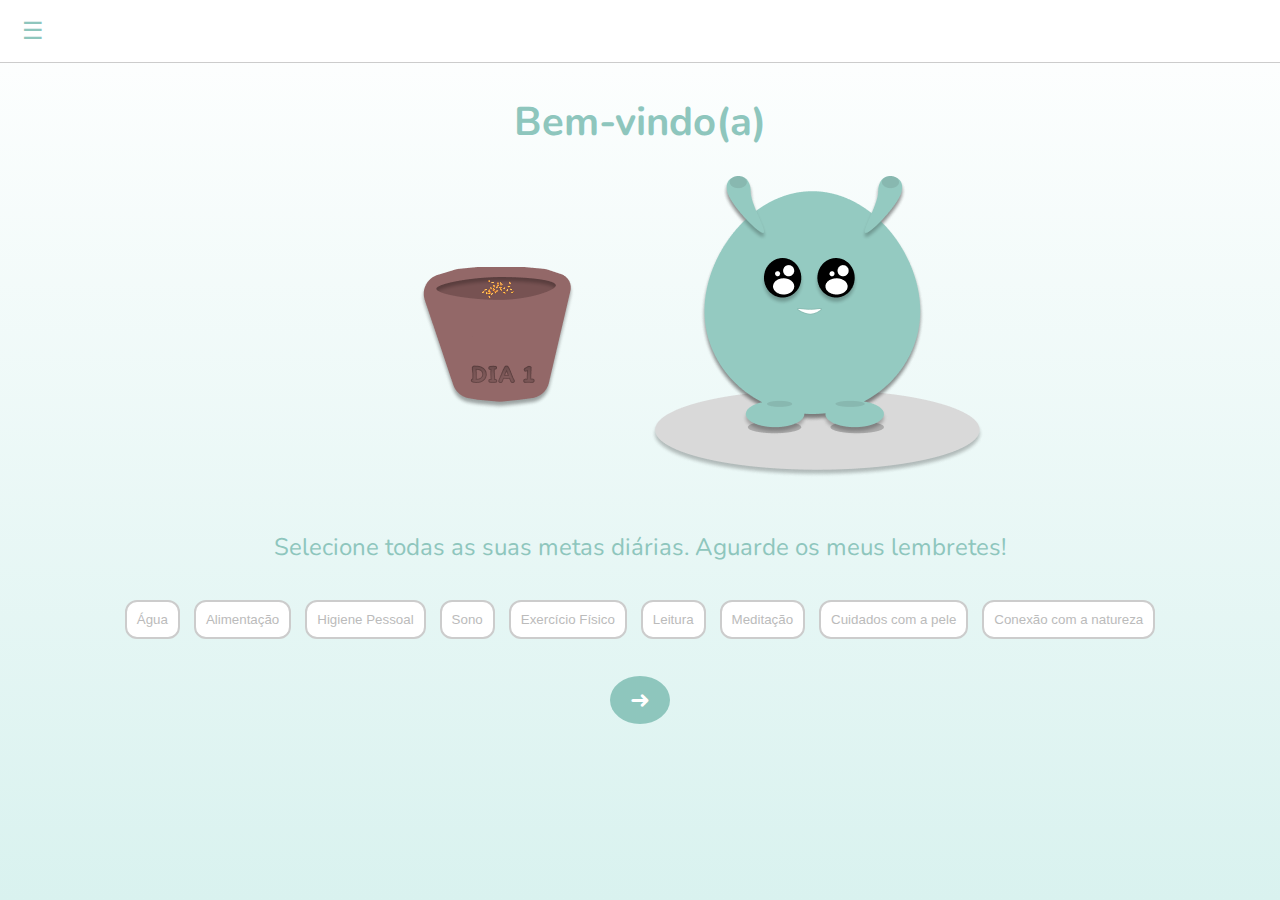
<file: index.html>
<!DOCTYPE html>
<html lang="pt-BR">

<head>
    <meta charset="UTF-8">
    <meta http-equiv="refresh" content="0; url=bem-vindo.html">
    <title>Redirecionando...</title>
</head>

<body>
    <p>Redirecionando para <a href="bem-vindo.html">bem-vindo.html</a></p>
</body>

</html>
</file>
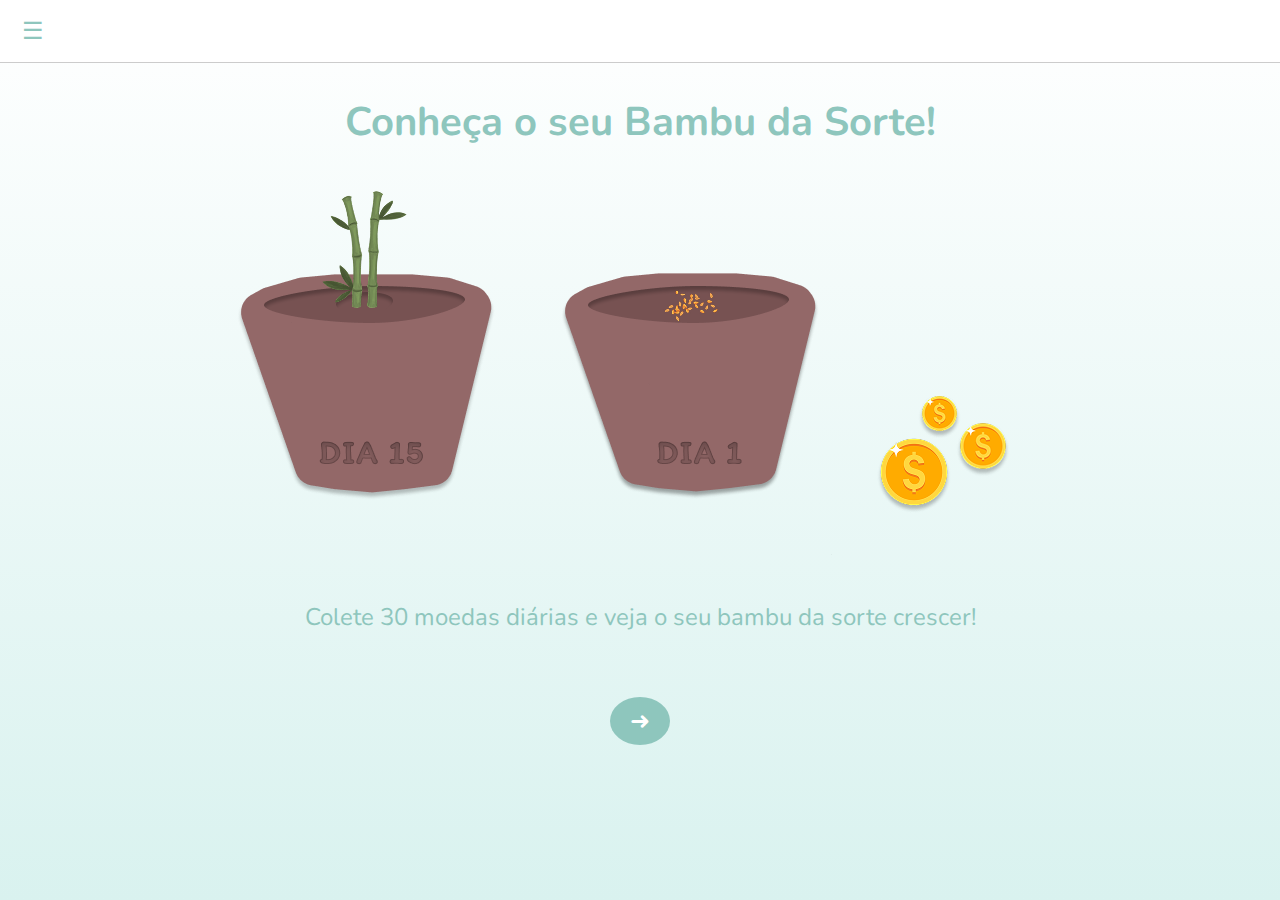
<file: bambu.html>
<!DOCTYPE html>
<html lang="pt-BR">

<head>
  <meta charset="UTF-8" />
  <meta name="viewport" content="width=device-width, initial-scale=1.0" />
  <title>Bambu</title>
  <link rel="stylesheet" href="style.css" />
  <link href="https://fonts.googleapis.com/css2?family=Nunito:wght@400;700&display=swap" rel="stylesheet">
</head>

<body>
  <header>
    <button class="menu-btn" onclick="toggleMenu()">☰</button>
    <nav id="nav-menu"></nav>
  </header>

  <main>
    <h1>Conheça o seu Bambu da Sorte!</h1>
    <img src="assets/bambu da sorte.png" alt="Bambu da sorte" />
    <h2>Colete 30 moedas diárias e veja o seu bambu da sorte crescer!</h2>
    <button class="next-btn" onclick="irParaProximaPagina()">➜</button>
  </main>

  <script>
    fetch('menu.html')
      .then(response => response.text())
      .then(data => {
        const nav = document.getElementById('nav-menu');
        if (nav) nav.innerHTML = data;
      });
  </script>
  <script src="script.js"></script>
</body>

</html>
</file>
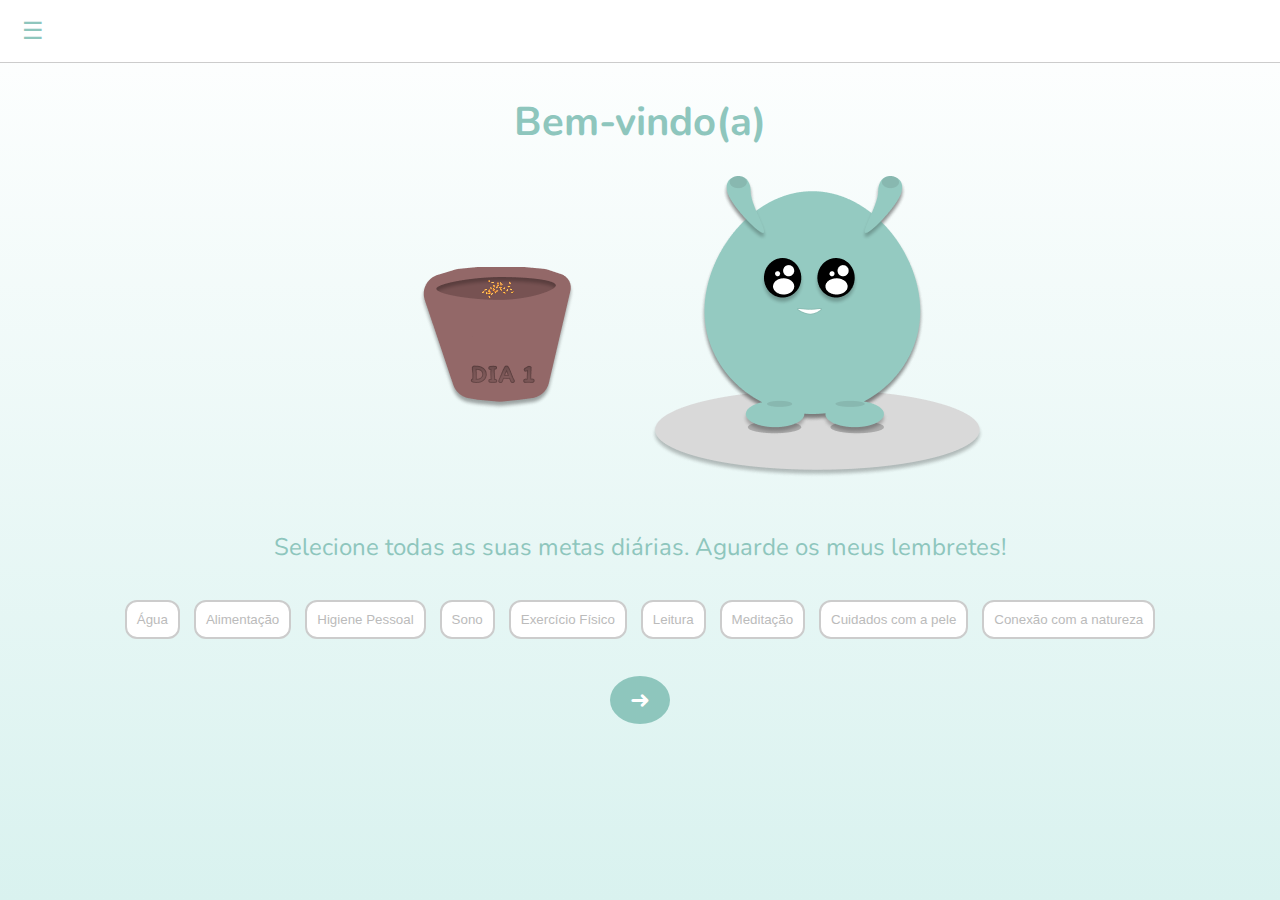
<file: bem-vindo.html>
<!DOCTYPE html>
<html lang="pt-BR">

<head>
  <meta charset="UTF-8" />
  <meta name="viewport" content="width=device-width, initial-scale=1.0" />
  <title>Bem-vindo</title>
  <link rel="stylesheet" href="style.css" />
  <link href="https://fonts.googleapis.com/css2?family=Nunito:wght@400;700&display=swap" rel="stylesheet">
</head>

<body>
  <header>
    <button class="menu-btn" onclick="toggleMenu()">☰</button>
    <nav id="nav-menu"></nav>
  </header>

  <main>
    <h1>Bem-vindo(a)</h1>
    <img src="assets/avatar.png" alt="Avatar" />
    <h2>Selecione todas as suas metas diárias. Aguarde os meus lembretes!</h2>
    <div class="checkboxes">
      <button class="check-btn" onclick="toggleCheck(this)">Água</button>
      <button class="check-btn" onclick="toggleCheck(this)">Alimentação</button>
      <button class="check-btn" onclick="toggleCheck(this)">Higiene Pessoal</button>
      <button class="check-btn" onclick="toggleCheck(this)">Sono</button>
      <button class="check-btn" onclick="toggleCheck(this)">Exercício Físico</button>
      <button class="check-btn" onclick="toggleCheck(this)">Leitura</button>
      <button class="check-btn" onclick="toggleCheck(this)">Meditação</button>
      <button class="check-btn" onclick="toggleCheck(this)">Cuidados com a pele</button>
      <button class="check-btn" onclick="toggleCheck(this)">Conexão com a natureza</button>
    </div>
    <button class="next-btn" onclick="irParaProximaPagina()">➜</button>
  </main>

  <script>
    fetch('menu.html')
      .then(response => response.text())
      .then(data => {
        const nav = document.getElementById('nav-menu');
        if (nav) nav.innerHTML = data;
      });
  </script>
  <script src="script.js"></script>
</body>

</html>
</file>
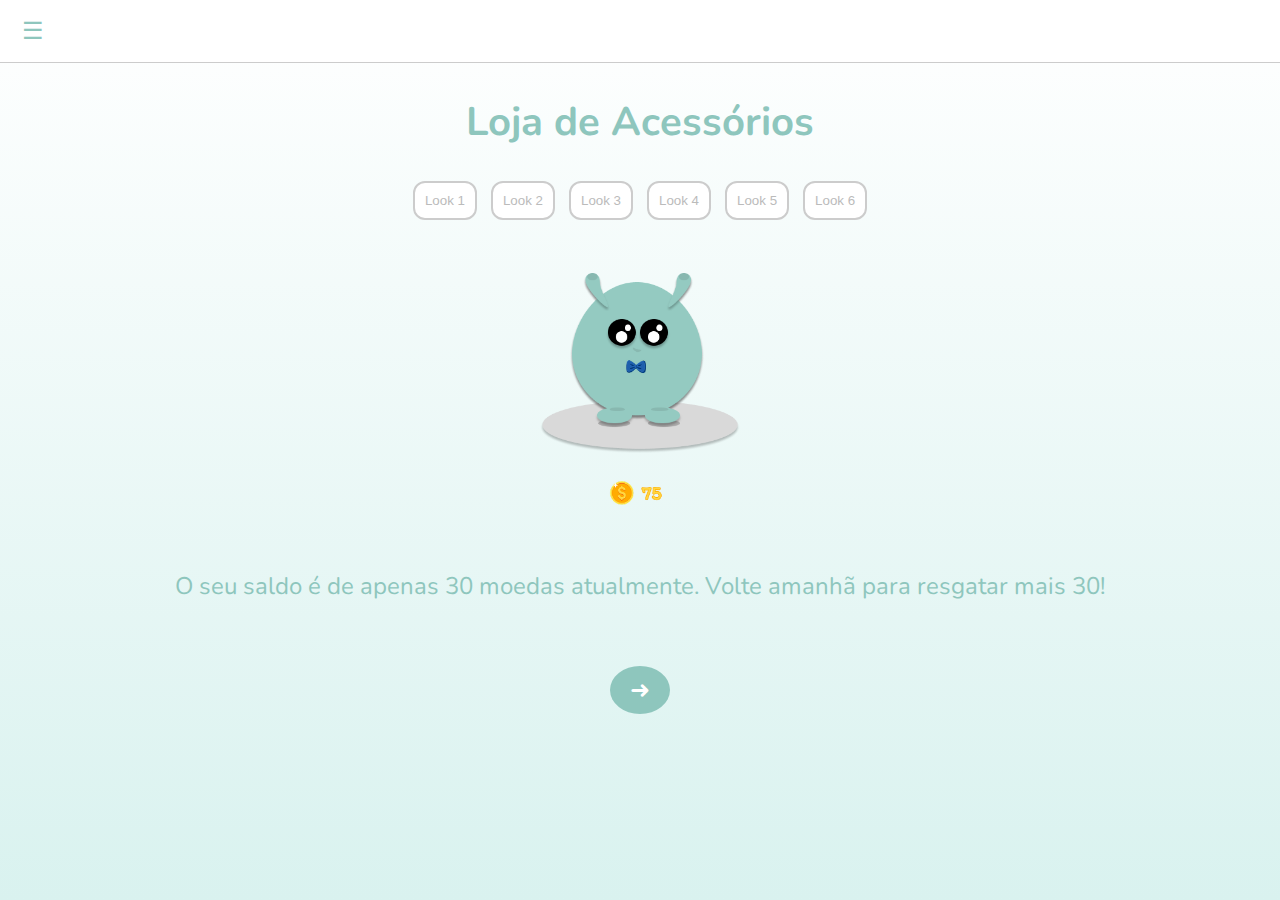
<file: loja.html>
<!DOCTYPE html>
<html lang="pt-BR">

<head>
  <meta charset="UTF-8" />
  <meta name="viewport" content="width=device-width, initial-scale=1.0" />
  <title>Loja</title>
  <link rel="stylesheet" href="style.css" />
  <link href="https://fonts.googleapis.com/css2?family=Nunito:wght@400;700&display=swap" rel="stylesheet">
</head>

<body>
  <header>
    <button class="menu-btn" onclick="toggleMenu()">☰</button>
    <nav id="nav-menu"></nav>
  </header>

  <main>
    <h1>Loja de Acessórios</h1>
    <div class="checkboxes">
      <button class="check-btn" onclick="mudarAvatar(0); toggleCheck(this)">Look 1</button>
      <button class="check-btn" onclick="mudarAvatar(1); toggleCheck(this)">Look 2</button>
      <button class="check-btn" onclick="mudarAvatar(2); toggleCheck(this)">Look 3</button>
      <button class="check-btn" onclick="mudarAvatar(3); toggleCheck(this)">Look 4</button>
      <button class="check-btn" onclick="mudarAvatar(4); toggleCheck(this)">Look 5</button>
      <button class="check-btn" onclick="mudarAvatar(5); toggleCheck(this)">Look 6</button>
    </div>
    <img id="avatar-loja" src="assets/look1.png" alt="Avatar com roupa" />
    <h2>O seu saldo é de apenas 30 moedas atualmente. Volte amanhã para resgatar mais 30!</h2>
    <button class="next-btn" onclick="irParaProximaPagina()">➜</button>
  </main>

  <script>
    fetch('menu.html')
      .then(response => response.text())
      .then(data => document.getElementById('nav-menu').innerHTML = data);
  </script>
  <script src="script.js"></script>
</body>

</html>
</file>
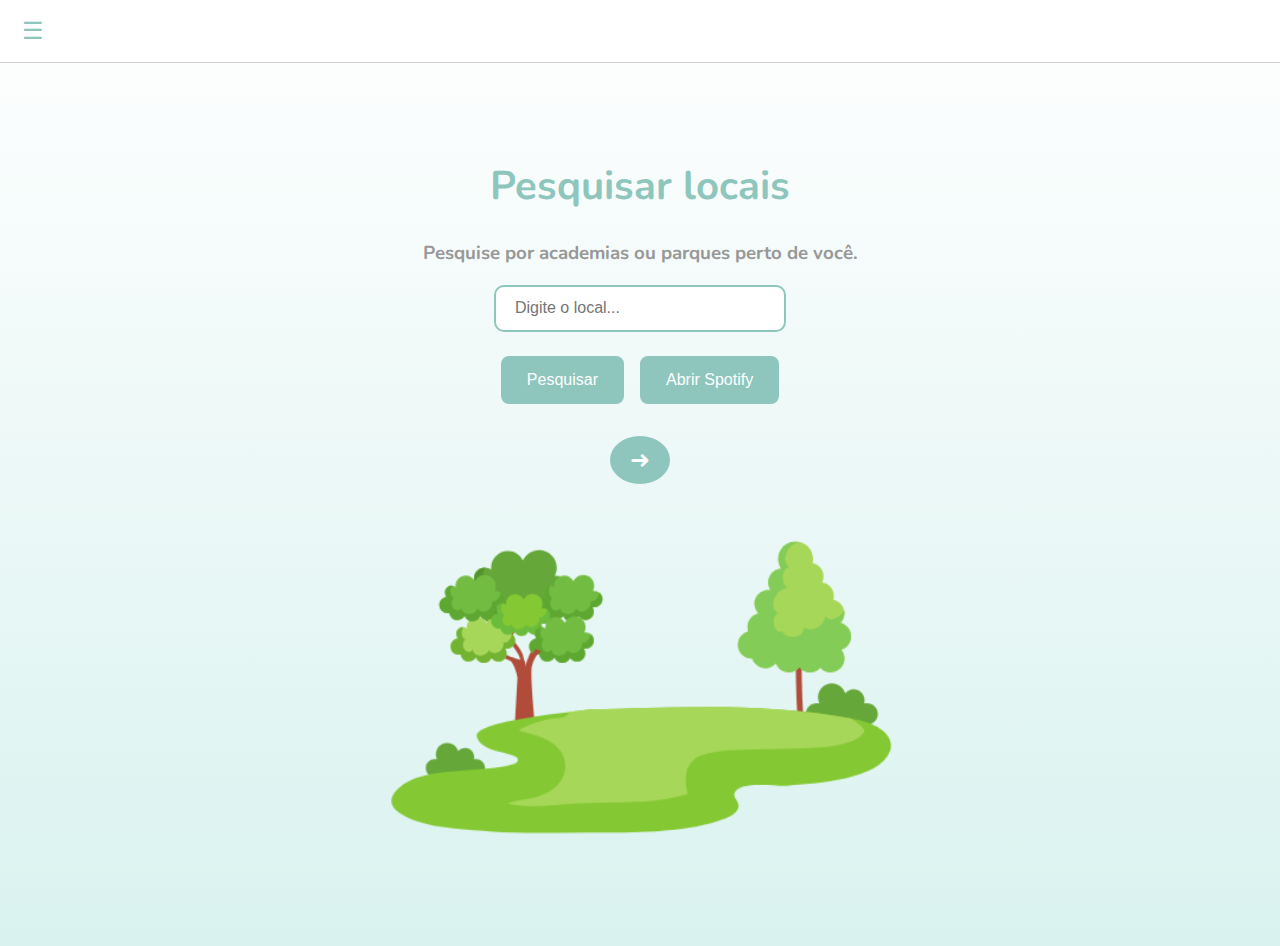
<file: pesquisa.html>
<!DOCTYPE html>
<html lang="pt-BR">

<head>
  <meta charset="UTF-8" />
  <meta name="viewport" content="width=device-width, initial-scale=1.0" />
  <title>Pesquisar</title>
  <link rel="stylesheet" href="style.css" />
  <link href="https://fonts.googleapis.com/css2?family=Nunito:wght@400;700&display=swap" rel="stylesheet">
  <style>
    .pesquisa-container {
      margin-top: 4rem;
      text-align: center;
    }

    .input-pesquisa {
      padding: 0.8rem 1.2rem;
      font-size: 1rem;
      border: 2px solid #8EC6BD;
      border-radius: 10px;
      width: 250px;
      max-width: 80%;
      margin-bottom: 1.5rem;
      outline: none;
      transition: 0.3s;
    }

    .input-pesquisa:focus {
      border-color: #5ea9a0;
      box-shadow: 0 0 5px #8EC6BD77;
    }

    .botoes-pesquisa {
      display: flex;
      justify-content: center;
      gap: 1rem;
      flex-wrap: wrap;
    }

    .btn-pesquisa {
      padding: 0.8rem 1.5rem;
      font-size: 1rem;
      border-radius: 8px;
      border: 2px solid #8EC6BD;
      background-color: #8EC6BD;
      color: white;
      cursor: pointer;
      transition: 0.3s;
    }

    .btn-pesquisa:hover {
      background-color: white;
      color: #8EC6BD;
    }
  </style>
</head>

<body>
  <header>
    <button class="menu-btn" onclick="toggleMenu()">☰</button>
    <nav id="nav-menu"></nav>
  </header>

  <main class="pesquisa-container">
    <h1>Pesquisar locais</h1>
    <h3>Pesquise por academias ou parques perto de você.</h3>
    <input type="text" id="local" placeholder="Digite o local..." class="input-pesquisa" />
    <div class="botoes-pesquisa">
      <button class="btn-pesquisa" onclick="pesquisarLocal()">Pesquisar</button>
      <button class="btn-pesquisa" onclick="window.open('https://open.spotify.com', '_blank')">Abrir Spotify</button>
    </div>

    <button class="next-btn" onclick="irParaProximaPagina()">➜</button>

  </main>
  <img src="assets/parque.png" alt="parque" />

  <script>
    fetch('menu.html')
      .then(response => response.text())
      .then(data => document.getElementById('nav-menu').innerHTML = data);
  </script>
  <script src="script.js"></script>
</body>

</html>
</file>
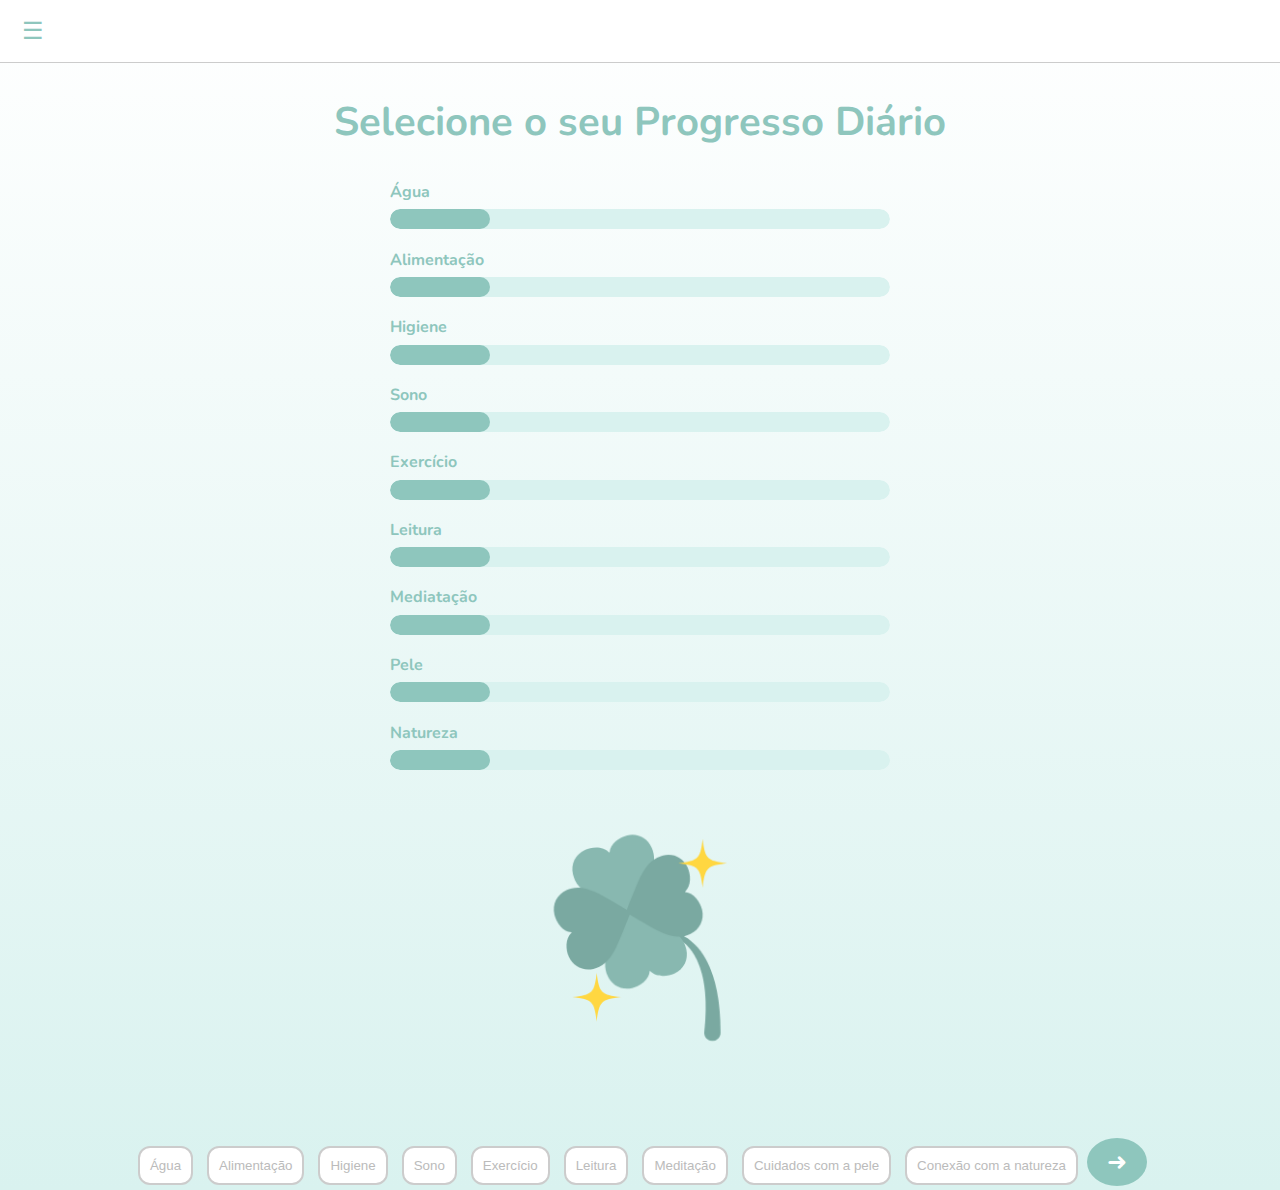
<file: progresso.html>
<!DOCTYPE html>
<html lang="pt-BR">

<head>
  <meta charset="UTF-8" />
  <meta name="viewport" content="width=device-width, initial-scale=1.0" />
  <title>Progresso</title>
  <link rel="stylesheet" href="style.css" />
  <link href="https://fonts.googleapis.com/css2?family=Nunito:wght@400;700&display=swap" rel="stylesheet">
</head>

<body>
  <header>
    <button class="menu-btn" onclick="toggleMenu()">☰</button>
    <nav id="nav-menu"></nav>
  </header>

  <main>
    <h1>Selecione o seu Progresso Diário</h1>
    <div class="barras">
      <div class="barra"><label>Água</label><progress id="agua" max="100" value="20"></progress></div>
      <div class="barra"><label>Alimentação</label><progress id="alimentacao" max="100" value="20"></progress></div>
      <div class="barra"><label>Higiene</label><progress id="higiene" max="100" value="20"></progress></div>
      <div class="barra"><label>Sono</label><progress id="sono" max="100" value="20"></progress></div>
      <div class="barra"><label>Exercício</label><progress id="exercicio" max="100" value="20"></progress></div>
      <div class="barra"><label>Leitura</label><progress id="leitura" max="100" value="20"></progress></div>
      <div class="barra"><label>Mediatação</label><progress id="meditacao" max="100" value="20"></progress></div>
      <div class="barra"><label>Pele</label><progress id="pele" max="100" value="20"></progress></div>
      <div class="barra"><label>Natureza</label><progress id="natureza" max="100" value="20"></progress></div>
    </div>

    <img id="avatar-loja" src="assets/trevo.png" alt="Avatar com roupa" />
    <div class="checkboxes">
      <button class="check-btn"
        onclick="toggleCheck(this); atualizarProgresso('agua', this.classList.contains('ativo'))">Água</button>
      <button class="check-btn"
        onclick="toggleCheck(this); atualizarProgresso('alimentacao', this.classList.contains('ativo'))">Alimentação</button>
      <button class="check-btn"
        onclick="toggleCheck(this); atualizarProgresso('higiene', this.classList.contains('ativo'))">Higiene</button>
      <button class="check-btn"
        onclick="toggleCheck(this); atualizarProgresso('sono', this.classList.contains('ativo'))">Sono</button>
      <button class="check-btn"
        onclick="toggleCheck(this); atualizarProgresso('exercicio', this.classList.contains('ativo'))">Exercício</button>
      <button class="check-btn"
        onclick="toggleCheck(this); atualizarProgresso('leitura', this.classList.contains('ativo'))">Leitura</button>
      <button class="check-btn"
        onclick="toggleCheck(this); atualizarProgresso('meditacao', this.classList.contains('ativo'))">Meditação</button>
      <button class="check-btn"
        onclick="toggleCheck(this); atualizarProgresso('pele', this.classList.contains('ativo'))">Cuidados com a
        pele</button>
      <button class="check-btn"
        onclick="toggleCheck(this); atualizarProgresso('natureza', this.classList.contains('ativo'))">Conexão com a
        natureza</button>
      <button class="next-btn" onclick="irParaProximaPagina()">➜</button>
    </div>
  </main>

  <script>
    fetch('menu.html')
      .then(response => response.text())
      .then(data => document.getElementById('nav-menu').innerHTML = data);
  </script>
  <script src="script.js"></script>
</body>

</html>
</file>
<file: style.css>
body {
  font-family: 'Nunito', sans-serif;
  background: linear-gradient(to bottom, #ffffff, #d9f2ef);
  margin: 0;
  padding: 0;
  text-align: center;
  color: #989898;
  min-height: 100vh;
  display: flex;
  flex-direction: column;
}

main {
  flex: 1;
}

h1 {
  font-size: 2.5rem;
  color: #8EC6BD;
  margin-top: 2rem;
}

p {
  font-size: 1.2rem;
  padding: 1rem 2rem;
}

h2 {
  margin-top: 2rem;
  margin-bottom: 2rem;
  font-weight: 400;
  color: #8EC6BD;
}

header {
  text-align: left;
  padding: 1rem;
  position: sticky;
  top: 0;
  background-color: white;
  z-index: 1000;
  border-bottom: 1px solid #ccc;
}

.menu-btn {
  font-size: 1.5rem;
  background: none;
  border: none;
  cursor: pointer;
  color: #8EC6BD;
}

.check-btn {
  margin: 5px;
  padding: 10px;
  border: 2px solid #ccc;
  border-radius: 12px;
  cursor: pointer;
  background: white;
  color: #bbb;
  font-weight: 500;
  transition: all 0.3s ease;
}

.check-btn.ativo {
  background-color: #8EC6BD;
  color: white;
  border-color: #8EC6BD;
}

.next-btn {
  margin-top: 2rem;
  padding: 10px 20px;
  font-size: 1.5rem;
  background-color: #8EC6BD;
  border: none;
  border-radius: 50%;
  color: white;
  cursor: pointer;
  transition: 0.3s;
}

.next-btn:hover {
  background-color: #6eb3a6;
}

#nav-menu {
  display: none;
  text-align: left;
  padding-left: 1rem;
}

#nav-menu.active {
  display: block;
}

#nav-menu ul {
  list-style: none;
  padding: 0;
  margin: 1rem 0;
}

#nav-menu li {
  margin-bottom: 0.5rem;
}

#nav-menu a {
  text-decoration: none;
  color: #8EC6BD;
  font-weight: bold;
}

.check-btn {
  margin: 5px;
  padding: 10px;
  border: 2px solid #ccc;
  border-radius: 12px;
  cursor: pointer;
  background: white;
}

.check-btn.ativo {
  background-color: #8EC6BD;
  color: white;
  border-color: #8EC6BD;
}

.roupas button img {
  width: 60px;
  height: 60px;
  border-radius: 50%;
}

.barras {
  margin-top: 2rem;
  display: flex;
  flex-direction: column;
  gap: 1.2rem;
  align-items: center;
}

.barra {
  display: flex;
  flex-direction: column;
  align-items: flex-start;
  width: 80%;
  max-width: 500px;
  color: #8EC6BD;
}

.barra label {
  margin-bottom: 0.4rem;
  font-weight: bold;
  font-size: 1rem;
}

.barra progress {
  width: 100%;
  height: 20px;
  border-radius: 10px;
  overflow: hidden;
  appearance: none;
}

.barra progress::-webkit-progress-bar {
  background-color: #d9f2ef;
  border-radius: 10px;
}

.barra progress::-webkit-progress-value {
  background-color: #8EC6BD;
  border-radius: 10px;
}

.barra progress::-moz-progress-bar {
  background-color: #8EC6BD;
  border-radius: 10px;
}

#avatar-loja {
  margin: 3rem auto;
  display: block;
  max-width: 200px;
}
</file>
